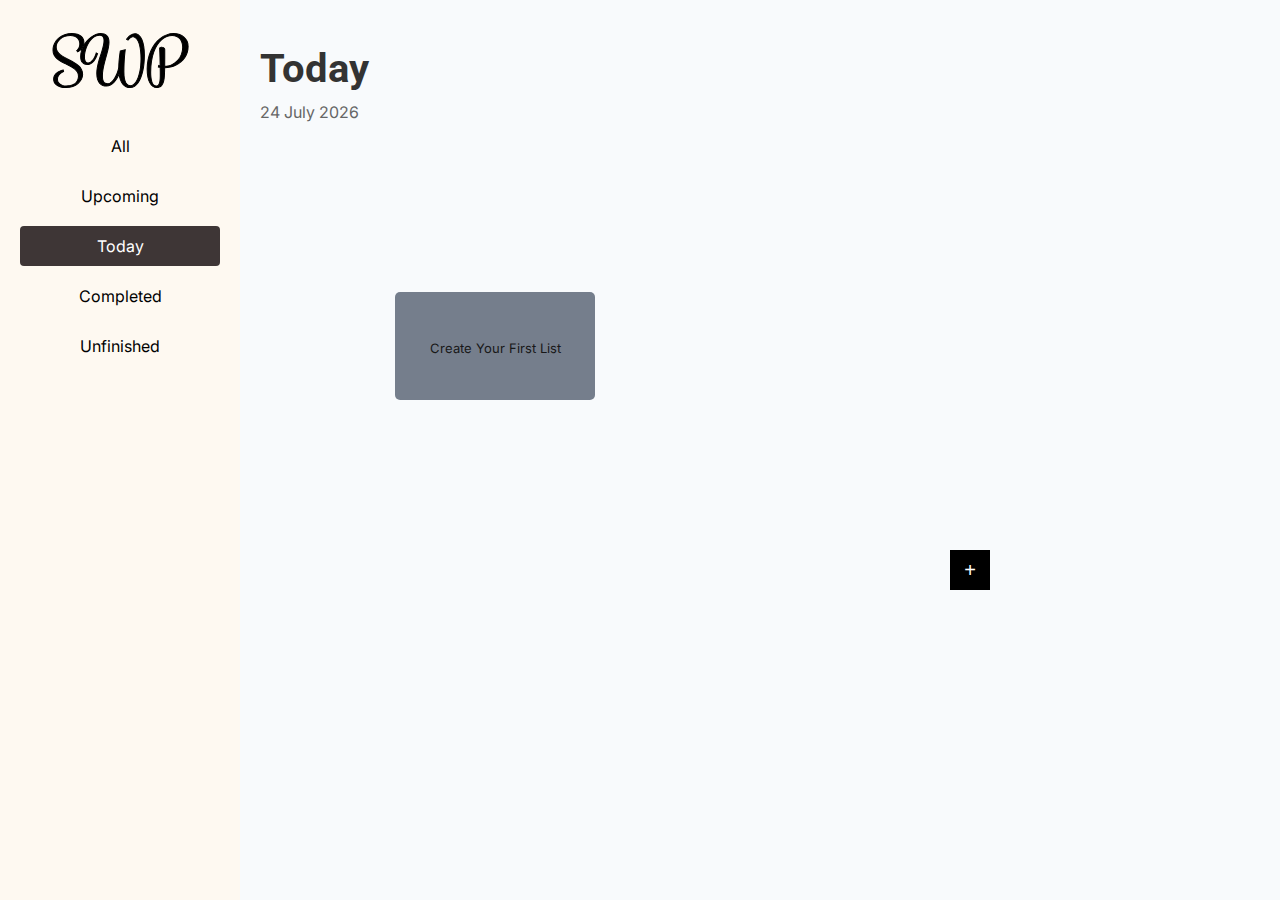
<file: index.html>
<!DOCTYPE html>
<html lang="en">
  <head>
    <meta charset="UTF-8" />
    <meta name="viewport" content="width=device-width, initial-scale=1.0" />
    <title>SWP</title>
    <link rel="stylesheet" href="/assets/css/style.css" />
    <link rel="stylesheet" href="/assets/css/sidebar.css" />
    <link rel="stylesheet" href="/assets/css/listAddBox.css" />
    <link rel="stylesheet" href="/assets/css/list.css" />
  </head>
  <body>
    <!-- start sidebar-->
    <div class="sidebar floral-white-bg">
      <img src="/assets/icons/Logo.svg" />
      <ul>
        <li><a href="/assets/pages/all.html">All</a></li>
        <li><a href="/assets/pages/upcoming.html">Upcoming</a></li>
        <li><a class="select" href="/index.html">Today</a></li>
        <li><a href="/assets/pages/complete.html">Completed</a></li>
        <li><a href="/assets/pages/unfinished.html">Unfinished</a></li>
      </ul>
    </div>
    <!--main section-->
    <div class="main">
      <div class="show-date">
        <h1 class="title-list">Today</h1>
        <div class="date-total">
          <p class="date"></p>
          <span class="right-text"></span>
        </div>
      </div>
      <p class="box">Create Your First List</p>

      <!-- list section -->
      <div class="hide show-list">
        <div class="content-list">
          <hr />
          <ul class="task-list"></ul>
        </div>
      </div>

      <button class="create">+</button>

      <!--This is list add box-->
      <div class="create-box hide">
        <ul class="addlist">
          <li>
            <input type="text" id="fname" name="fname" class="addInputBox" />
            <button type="button" class="add-btn">Add</button><br />
          </li>
          <li>
            <label for="schedules">Schedules</label>
            <input type="date" id="schedules" name="schedules" />
            <button class="closeButton" type="button" data-close>x</button>
          </li>
        </ul>
      </div>
    </div>
  </body>
  <script src="/assets/javascript/script.js"></script>
  <script src="/assets/javascript/today.js"></script>
  <script src="/assets/javascript/delete.js"></script>
</html>
</file>
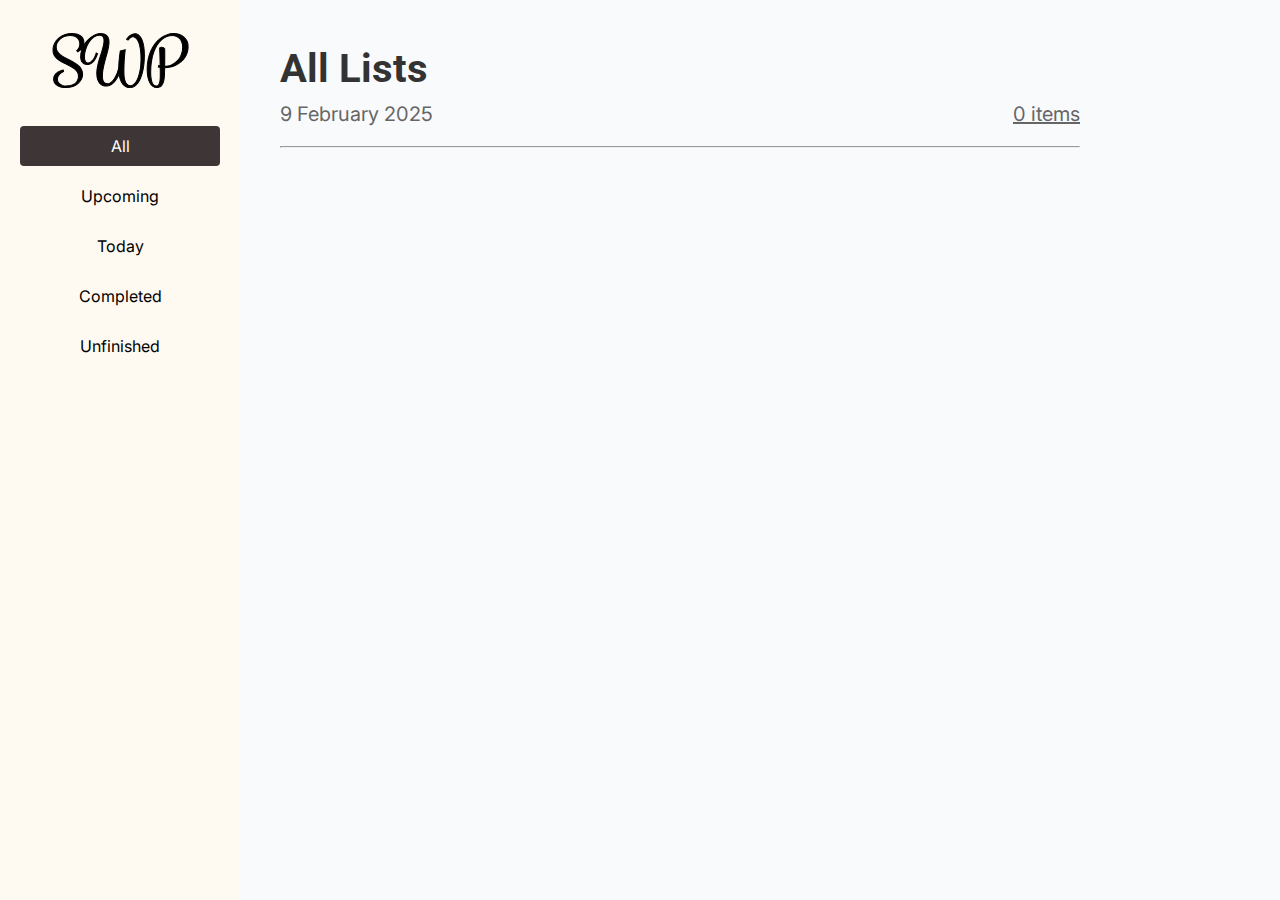
<file: assets/pages/all.html>
<!DOCTYPE html>
<html lang="en">
  <head>
    <meta charset="UTF-8" />
    <meta name="viewport" content="width=device-width, initial-scale=1.0" />
    <title>all</title>
    <link rel="stylesheet" href="/assets/css/style.css" />
    <link rel="stylesheet" href="/assets/css/sidebar.css" />
    <link rel="stylesheet" href="/assets/css/list.css" />
  </head>

  <body>
    <div class="all">
      <div class="sidebar floral-white-bg">
        <img src="/assets/icons/Logo.svg" />
        <ul>
          <li><a class="select" href="all.html">All</a></li>
          <li><a href="upcoming.html">Upcoming</a></li>
          <li><a href="/index.html">Today</a></li>
          <li><a href="complete.html">Completed</a></li>
          <li><a href="unfinished.html">Unfinished</a></li>
        </ul>
      </div>
      <div class="content-list">
        <h1 class="title-list">All Lists</h1>
        <div class="date">
          9 February 2025
          <span class="right-text">8 items</span>
        </div>
        <hr />
        <ul class="task-list-all"></ul>
      </div>
    </div>
  </body>
  <script src="/assets/javascript/all.js"></script>
  <script src="/assets/javascript/delete.js"></script>
</html>
</file>
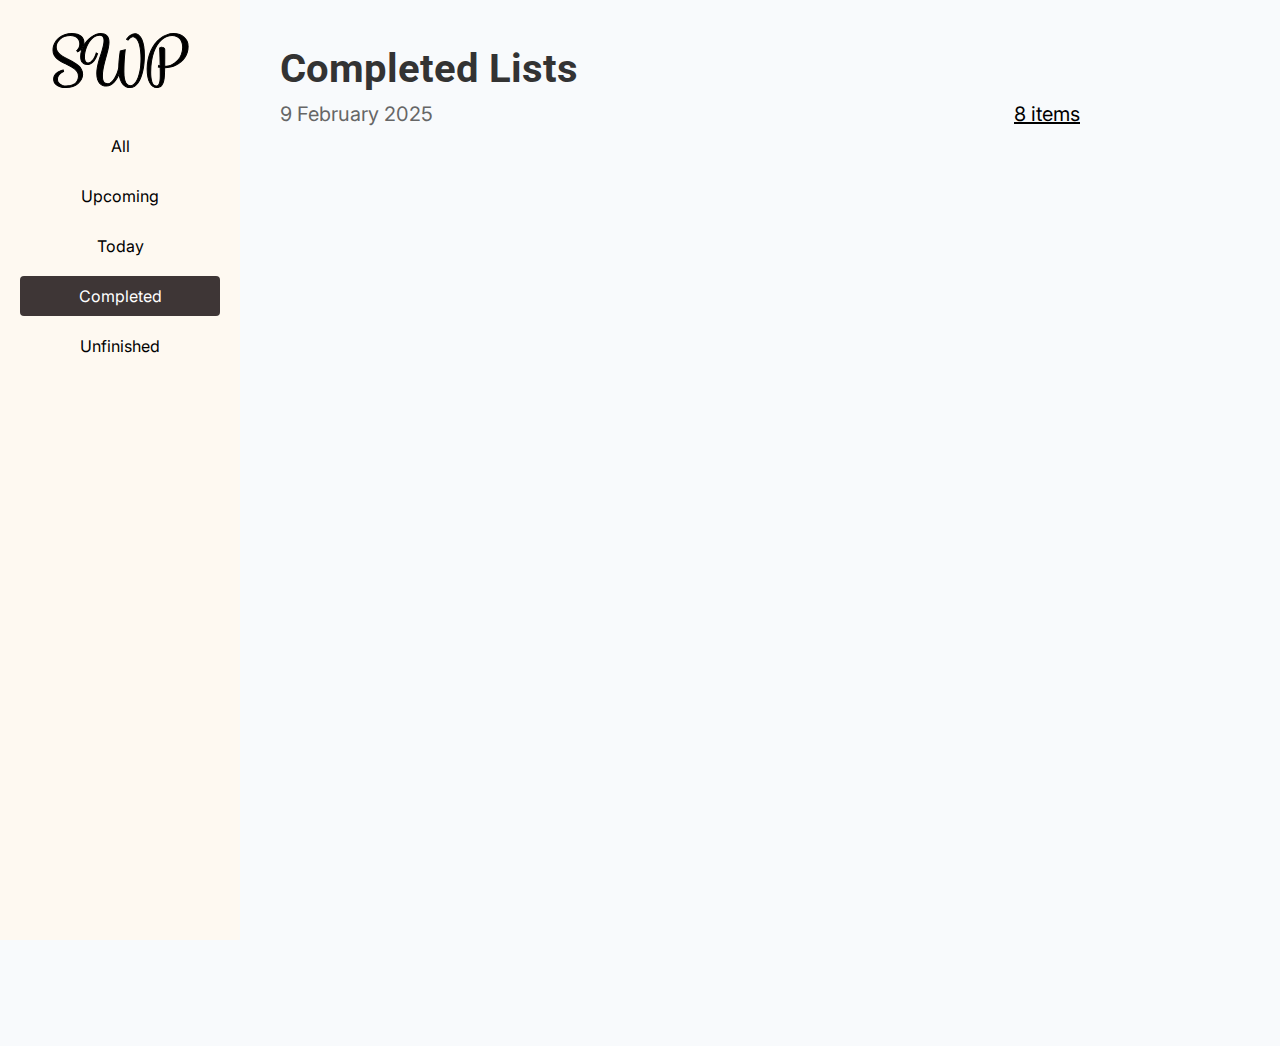
<file: assets/pages/complete.html>
<!DOCTYPE html>
<html lang="en">
  <head>
    <meta charset="UTF-8" />
    <meta name="viewport" content="width=device-width, initial-scale=1.0" />
    <title>complete</title>
    <link rel="stylesheet" href="/assets/css/style.css" />
    <link rel="stylesheet" href="/assets/css/sidebar.css" />
    <link rel="stylesheet" href="/assets/css/list.css" />
  </head>

  <body>
    <div class="all">
      <div class="sidebar floral-white-bg">
        <img src="/assets/icons/Logo.svg" />
        <ul>
          <li><a href="all.html">All</a></li>
          <li><a href="upcoming.html">Upcoming</a></li>
          <li><a href="/index.html">Today</a></li>
          <li><a class="select" href="complete.html">Completed</a></li>
          <li><a href="unfinished.html">Unfinished</a></li>
        </ul>
      </div>
      <div class="content-list">
        <h1 class="title-list">Completed Lists</h1>
        <div class="date-total">
          <div class="date">9 February 2025</div>
          <span class="right-text">8 items</span>
        </div>

        <ul class="task-list-all"></ul>
      </div>
    </div>
  </body>
  <!-- <script src="/assets/javascript/script.js"></script> -->
  <script src="/assets/javascript/complete.js"></script>
  <script src="/assets/javascript/delete.js"></script>
</html>
</file>
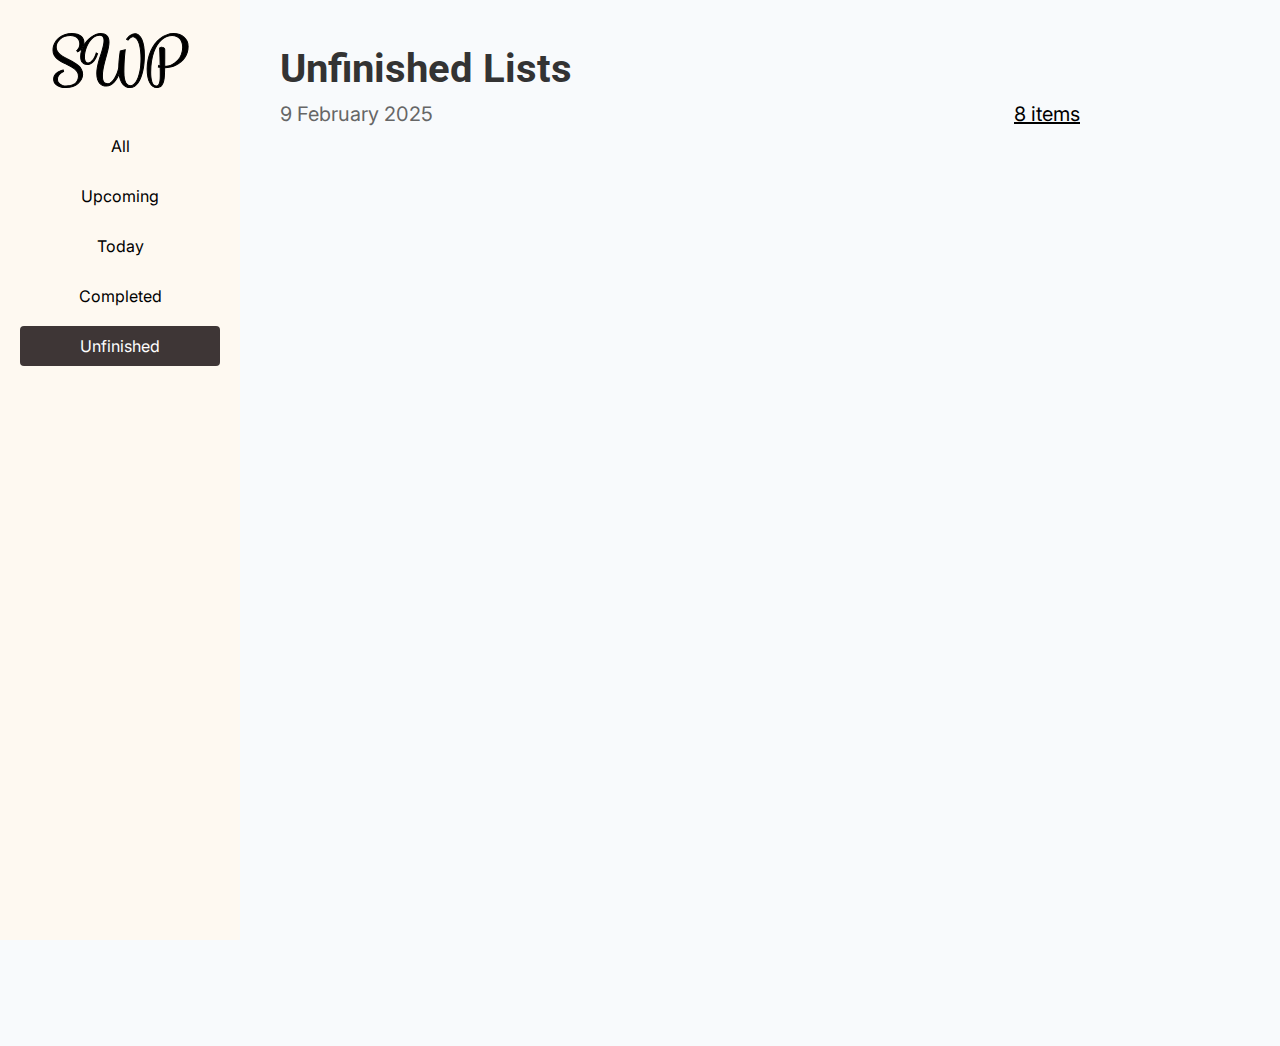
<file: assets/pages/unfinished.html>
<!DOCTYPE html>
<html lang="en">
  <head>
    <meta charset="UTF-8" />
    <meta name="viewport" content="width=device-width, initial-scale=1.0" />
    <title>unfinished</title>
    <link rel="stylesheet" href="/assets/css/style.css" />
    <link rel="stylesheet" href="/assets/css/sidebar.css" />
    <link rel="stylesheet" href="/assets/css/list.css" />
  </head>

  <body>
    <div class="all">
      <div class="sidebar floral-white-bg">
        <img src="/assets/icons/Logo.svg" />
        <ul>
          <li><a href="all.html">All</a></li>
          <li><a href="upcoming.html">Upcoming</a></li>
          <li><a href="/index.html">Today</a></li>
          <li><a href="complete.html">Completed</a></li>
          <li><a class="select" href="unfinished.html">Unfinished</a></li>
        </ul>
      </div>
      <div class="content-list">
        <h1 class="title-list">Unfinished Lists</h1>
        <div class="date-total">
          <div class="date">9 February 2025</div>
          <span class="right-text">8 items</span>
        </div>

        <ul class="task-list-all"></ul>
      </div>
    </div>
  </body>
  <script src="/assets/javascript/unfinish.js"></script>
  <script src="/assets/javascript/delete.js"></script>
</html>
</file>
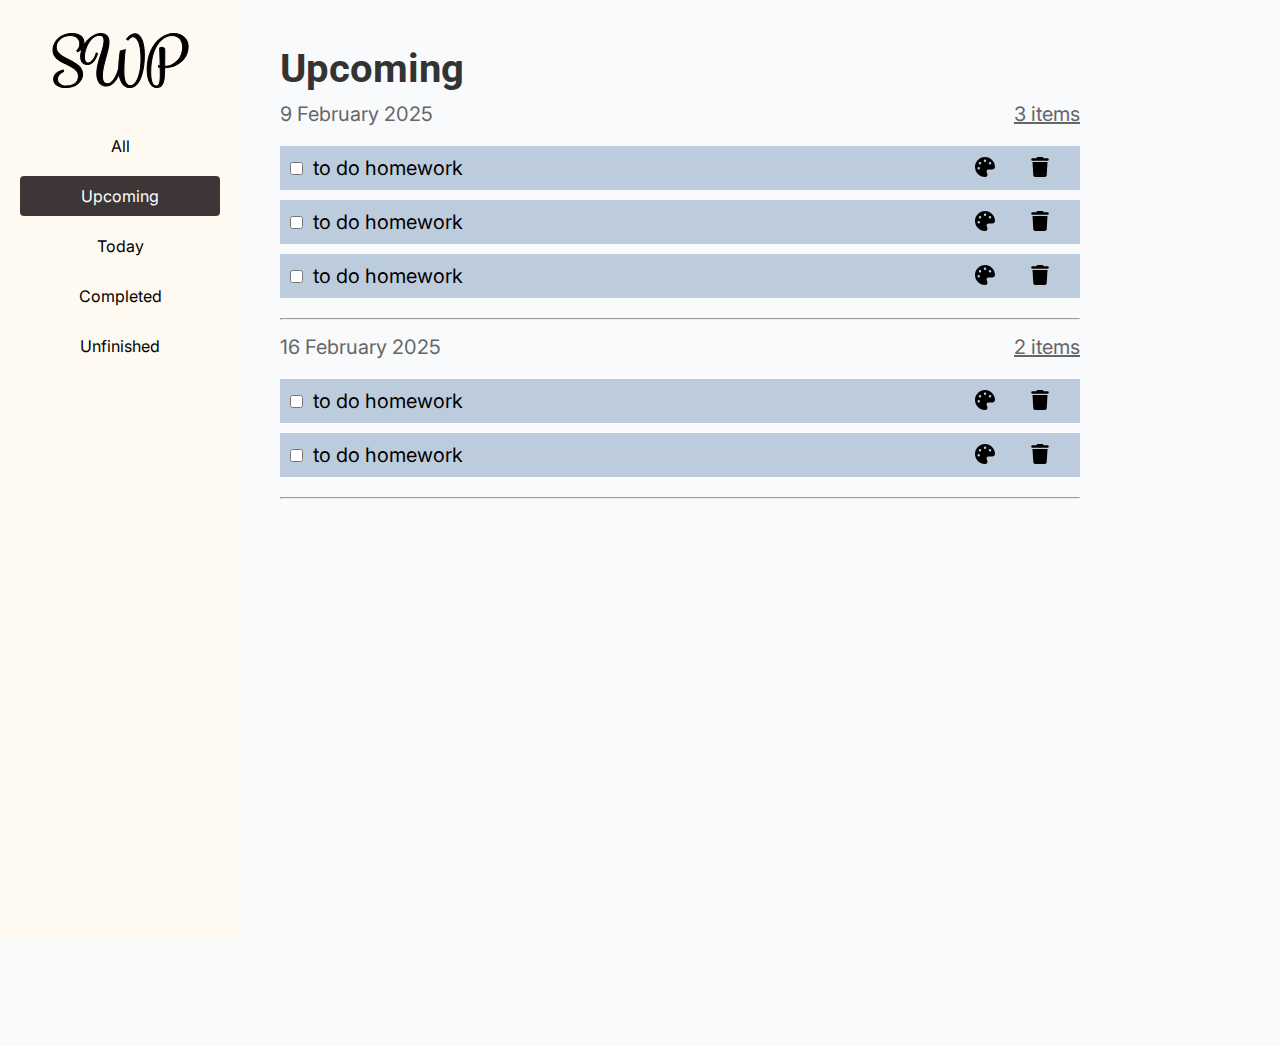
<file: assets/pages/upcoming.html>
<!DOCTYPE html>
<html lang="en">

<head>
  <meta charset="UTF-8" />
  <meta name="viewport" content="width=device-width, initial-scale=1.0" />
  <title>all</title>
  <link rel="stylesheet" href="/assets/css/style.css" />
  <link rel="stylesheet" href="/assets/css/sidebar.css" />
  <link rel="stylesheet" href="/assets/css/list.css" />
</head>

<body>

  <div class="all">
    <div class="sidebar floral-white-bg">
      <img src="/assets/icons/Logo.svg" />
      <ul>
        <li><a href="all.html">All</a></li>
        <li><a class="select" href="upcoming.html">Upcoming</a></li>
        <li><a href="/index.html">Today</a></li>
        <li><a href="complete.html">Completed</a></li>
        <li><a href="unfinished.html">Unfinished</a></li>
      </ul>
    </div>
    <div class="content-list">
      <h1 class="title-list">Upcoming</h1>
      <div class="date">9 February 2025
        <span class="right-text">3 items</span>
      </div>

      <ul class="task-list-all">
        <li class="task-item">
          <input type="checkbox">
          <span>to do homework</span>
          <div class="actions">
            <button><img src="/assets/icons/palette-solid.svg" alt="Edit"></button>
            <button><img src="/assets/icons/trash-solid.svg" alt="Delete"></button>
          </div>
        </li>

        <li class="task-item">
          <input type="checkbox">
          <span>to do homework</span>
          <div class="actions">
            <button><img src="/assets/icons/palette-solid.svg" alt="Edit"></button>
            <button><img src="/assets/icons/trash-solid.svg" alt="Delete"></button>
          </div>
        </li>

        <li class="task-item">
          <input type="checkbox">
          <span>to do homework</span>
          <div class="actions">
            <button><img src="/assets/icons/palette-solid.svg" alt="Edit"></button>
            <button><img src="/assets/icons/trash-solid.svg" alt="Delete"></button>
          </div>
        </li>
        <hr>

        <div class="date">16 February 2025
          <span class="right-text">2 items</span>
        </div>

        <ul class="task-list">
          <li class="task-item">
            <input type="checkbox">
            <span>to do homework</span>
            <div class="actions">
              <button><img src="/assets/icons/palette-solid.svg" alt="Edit"></button>
              <button><img src="/assets/icons/trash-solid.svg" alt="Delete"></button>
            </div>
          </li>

          <li class="task-item">
            <input type="checkbox">
            <span>to do homework</span>
            <div class="actions">
              <button><img src="/assets/icons/palette-solid.svg" alt="Edit"></button>
              <button><img src="/assets/icons/trash-solid.svg" alt="Delete"></button>
            </div>
          </li>
          <hr>
        </ul>

    </div>
  </div>
</body>

</html>
</file>
<file: assets/css/style.css>
/** for project  start**/
* {
  margin: 0;
  padding: 0;
}
@font-face {
  font-family: title;
  src: url("/assets/fonts/Roboto.ttf");
}
@font-face {
  font-family: content;
  src: url("/assets/fonts/Inter.ttf");
}
/* @font-face {
  font-family: test;
  src: url("/assets/fonts/GrechenFuemen-Regular.ttf");
} */

.title {
  font-size: 40px;
  font-weight: bold;
  font-family: title;
}
.content {
  font-size: 24px;
  font-weight: normal;
  font-family: content;
}
.primary {
  color: #f8fafc;
}
.primary-bg {
  background-color: #f8fafc;
}
.secondary {
  color: #3e3636;
}
.secondary-bg {
  background-color: #3e3636;
}
.light-periwinkle {
  color: #bcccdc;
}
.light-periwinkle-bg {
  background-color: #bcccdc;
}
.cadet-grey {
  color: #9aa6b2;
}
.cadet-grey-bg {
  background-color: #9aa6b2;
}
.floral-white {
  color: #fef9f1;
}
.floral-white-bg {
  background-color: #fef9f1;
}

/* for main section */

.main {
  /* flex: 1; */
  /* padding: 10px; */
  /* margin-left: 260px; */
  display: flex;
  flex-direction: column;
}
.show-date {
  margin-left: 260px;
}
.create {
  border: none;
  color: white;
  margin-left: 950px;
  background-color: black;
  font-size: 20px;
  width: 40px;
  height: 40px;
  margin-top: 150px;
}
.create:hover {
  background-color: rgb(73, 66, 66);
}
.box {
  width: 200px;
  height: 60px;
  border: none;
  background-color: rgb(117, 126, 140);
  margin: auto;
  margin-top: 150px;
  padding-top: 48px;
  font-size: small;
  text-align: center;
  border-radius: 5px;
  color: rgb(24, 24, 24);
}

.title-list {
  margin-bottom: 10px;
  font-family: title;
  font-size: 40px;
  color: #333;
  font-weight: bold;
  padding-top: 45px;
}

.hide {
  display: none;
}

.date-total {
  display: flex;
}
p .date {
  color: #666;
  margin-bottom: 20px;
}
</file>
<file: assets/css/sidebar.css>
* {
  margin: 0;
  padding: 0;
}
@font-face {
  font-family: title;
  src: url("/assets/fonts/Roboto.ttf");
}
@font-face {
  font-family: content;
  src: url("/assets/fonts/Inter.ttf");
}

body {
  margin: 0;
  display: flex;
  font-family: content;
  font-weight: 5px;
}
/* for sidebar */
.sidebar {
  width: 200px;
  /* background-color: #FEF9F1; */
  padding: 20px;
  position: fixed;
  height: 100%;
  text-align: center;
}

.sidebar ul {
  list-style: none;
  padding: 0;
  margin: 0;
  padding-top: 30px;
}

.sidebar li {
  margin-bottom: 10px;
}

.sidebar a {
  display: block;
  padding: 10px;
  text-decoration: none;
  color: black;
  border-radius: 4px;
  transition: background-color 0.3s;
}

.sidebar .select {
  background-color: #3e3636;
  color: #fff;
}

.sidebar a:hover {
  background-color: #3e3636;
  color: white;
}

/* Keep the color after clicking */
.sidebar a:active {
  background-color: #3e3636;
  color: white;
}

.sidebar a:focus {
  background-color: #3e3636;
  color: white;
}
</file>
<file: assets/css/listAddBox.css>
/** for listAddBox**/
.inputdate {
  margin: 20px;
}
.addInputBox {
  margin: 10px;
  width: 300px;
  height: 20px;
}
.create-box {
  background-color: #bcccdc;
  margin-top: 90px;
  margin-bottom: 20px;
  padding-top: 10px;
  width: 1006px;
  height: 115px;
  margin-left: 242px;
  padding-left: 20px;
}
label {
  margin-left: 10px;
  font-size: 15px;
  margin-right: 20px;
}
.closeButton {
  margin-left: 700px;
  width: 40px;
  height: 40px;
  border-radius: 50%;
  border: none;
  font-size: 20px;
  background-color: rgb(78, 71, 71);
  color: black;
}
.closeButton:hover {
  background: gray;
}
.addlist {
  list-style: none;
  padding: 0;
}
.add-btn {
  width: 45px;
  height: 25px;
}
</file>
<file: assets/css/list.css>
/** for project  start**/
* {
  margin: 0;
  padding: 0;
}
@font-face {
  font-family: title;
  src: url("/assets/fonts/Roboto.ttf");
}
@font-face {
  font-family: content;
  src: url("/assets/fonts/Inter.ttf");
}
/** for project  end**/
.task-list-all {
  width: 100%;
  height: 100vh;
}
@font-face {
  font-family: title;
  src: url("/assets/fonts/Roboto.ttf");
}
@font-face {
  font-family: content;
  src: url("/assets/fonts/Inter.ttf");
}
/** for project  end**/
.task-list-all {
  width: 100%;
  height: 100vh;
}
body {
  display: flex;
  background-color: #f8fafc;
}

.content-list {
  flex-grow: 1;
  margin-left: 280px;
  font-size: 20px;
  font-family: content;
  width: 800px;
  font-weight: normal;
}

.title-list {
  margin-bottom: 10px;
  font-family: title;
  font-size: 40px;
  color: #333;
  font-weight: bold;
  padding-top: 45px;
  text-decoration: none;
}

.line {
  text-decoration: line-through;
}

.date {
  color: #666;
  margin-bottom: 20px;
  display: flex;
}

.task-list {
  list-style: none;
  padding: 0;
  margin-top: 15px;
}

.task-item {
  display: flex;
  align-items: center;
  padding: 10px;
  margin-bottom: 10px;
  background-color: #bcccdc;
}

.task-item input[type="checkbox"] {
  margin-right: 10px;
}

.task-item span {
  flex-grow: 1;
}

.task-item .actions {
  display: flex;
}

.task-item .actions button {
  background: none;
  border: none;
  cursor: pointer;
  padding: 0;
}

.task-item .actions img {
  width: 20px;
  height: 20px;
  padding-left: 15px;
  padding-right: 20px;
}

.right-text {
  text-decoration: underline;
  margin-left: auto;
}

.task-list-all {
  list-style: none;
}

hr {
  margin-top: 20px;
  margin-bottom: 15px;
}
</file>
